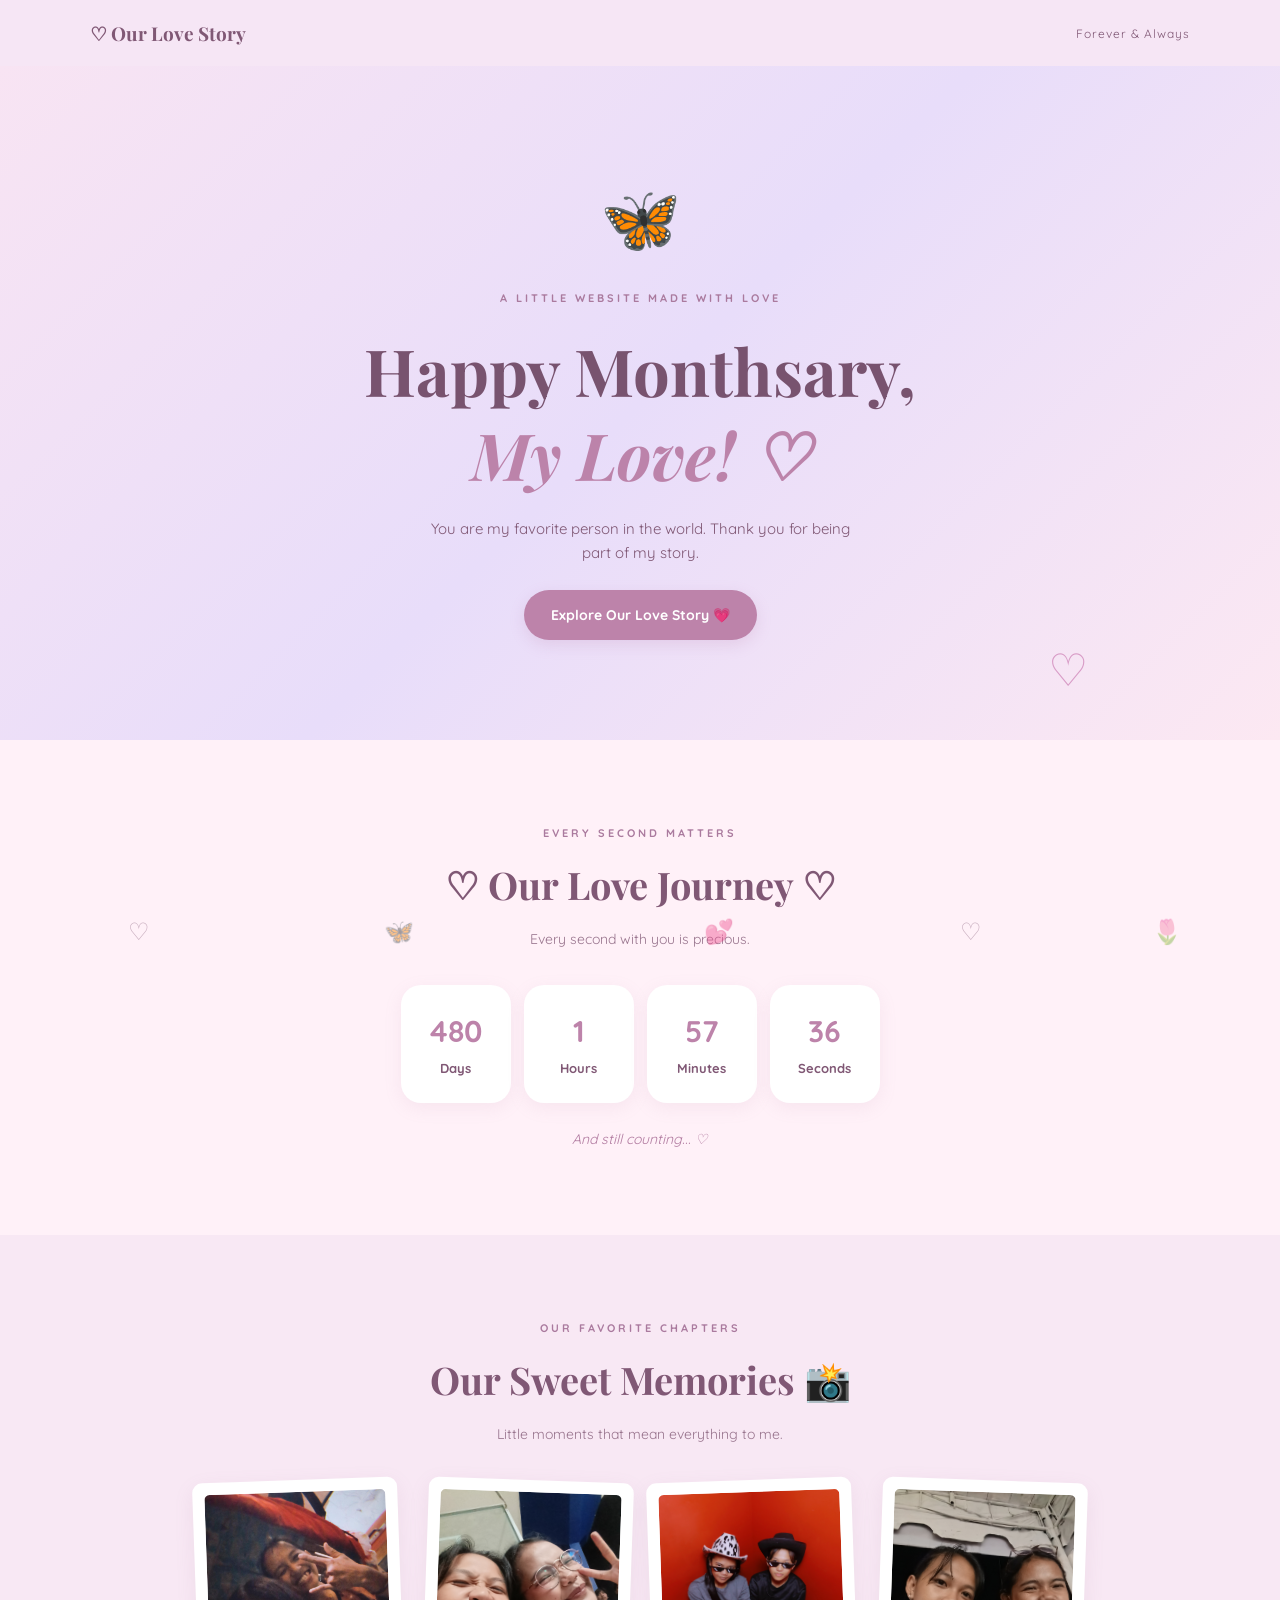
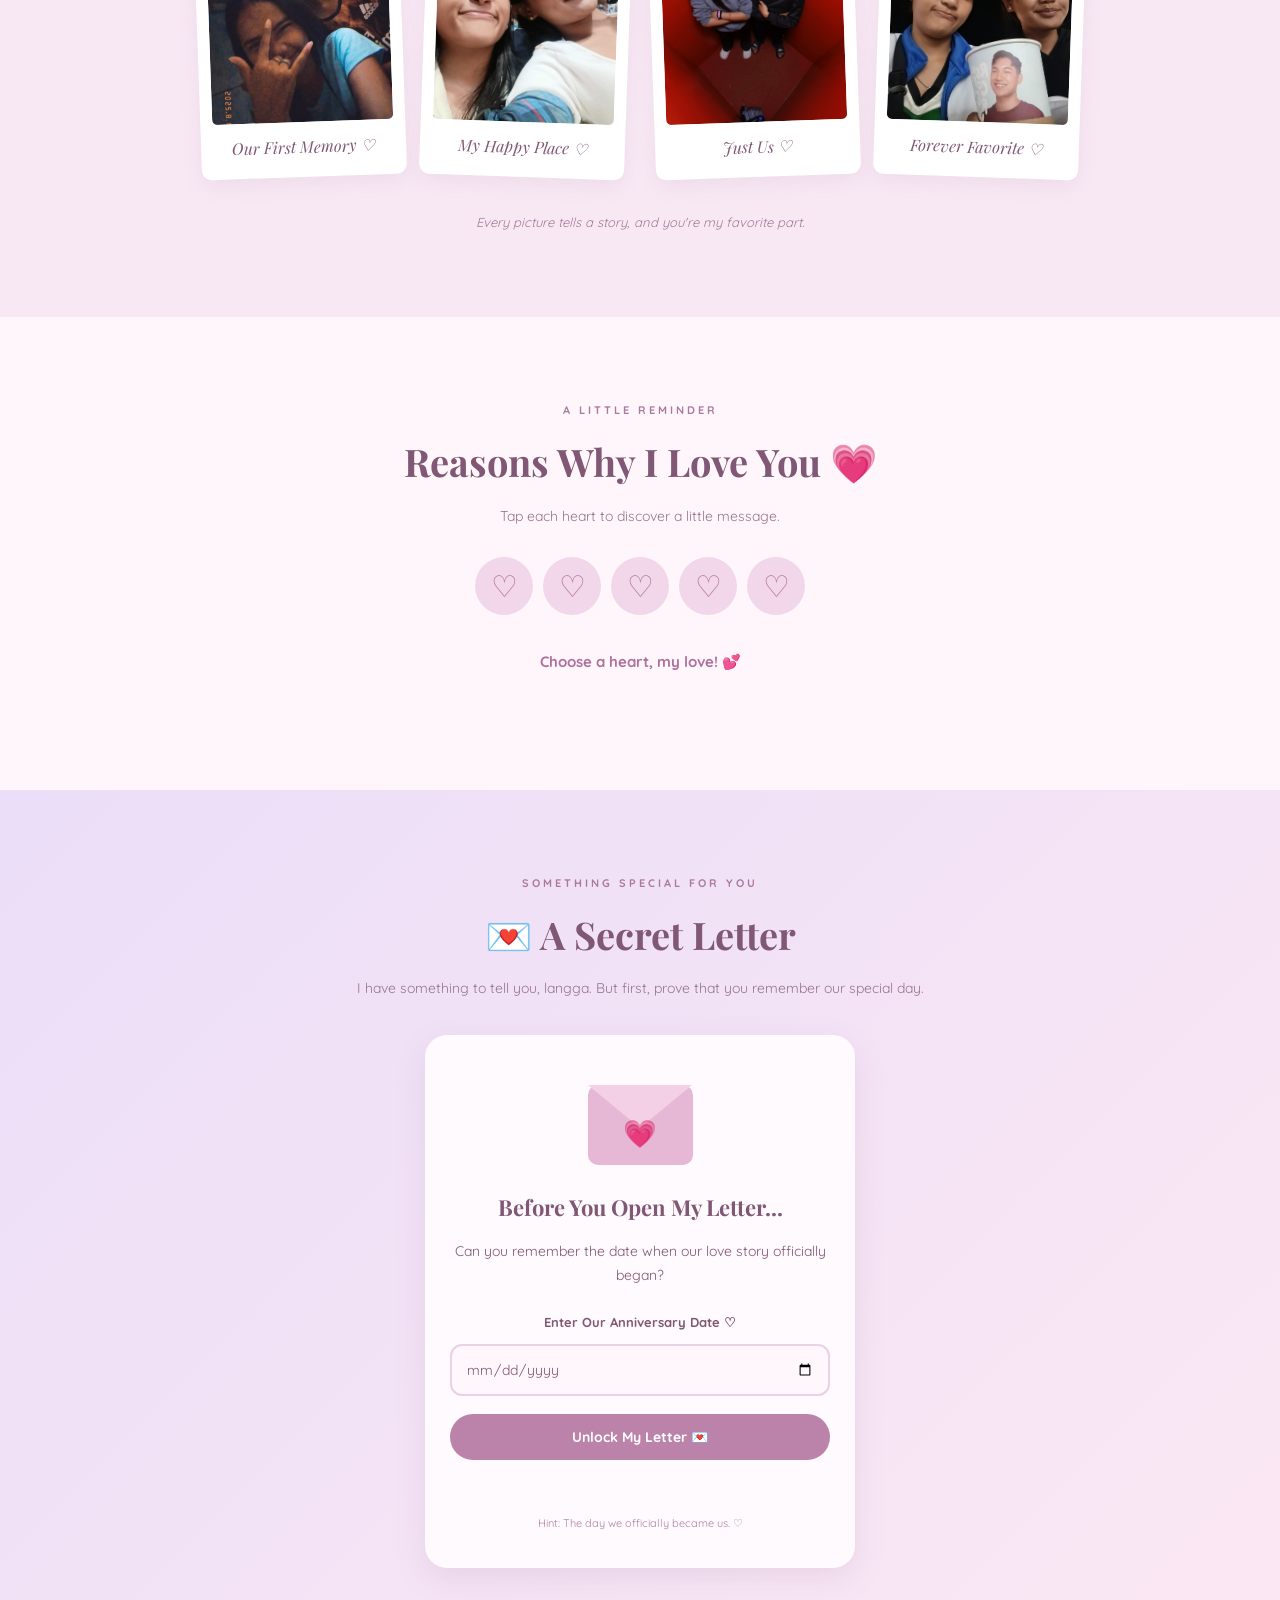
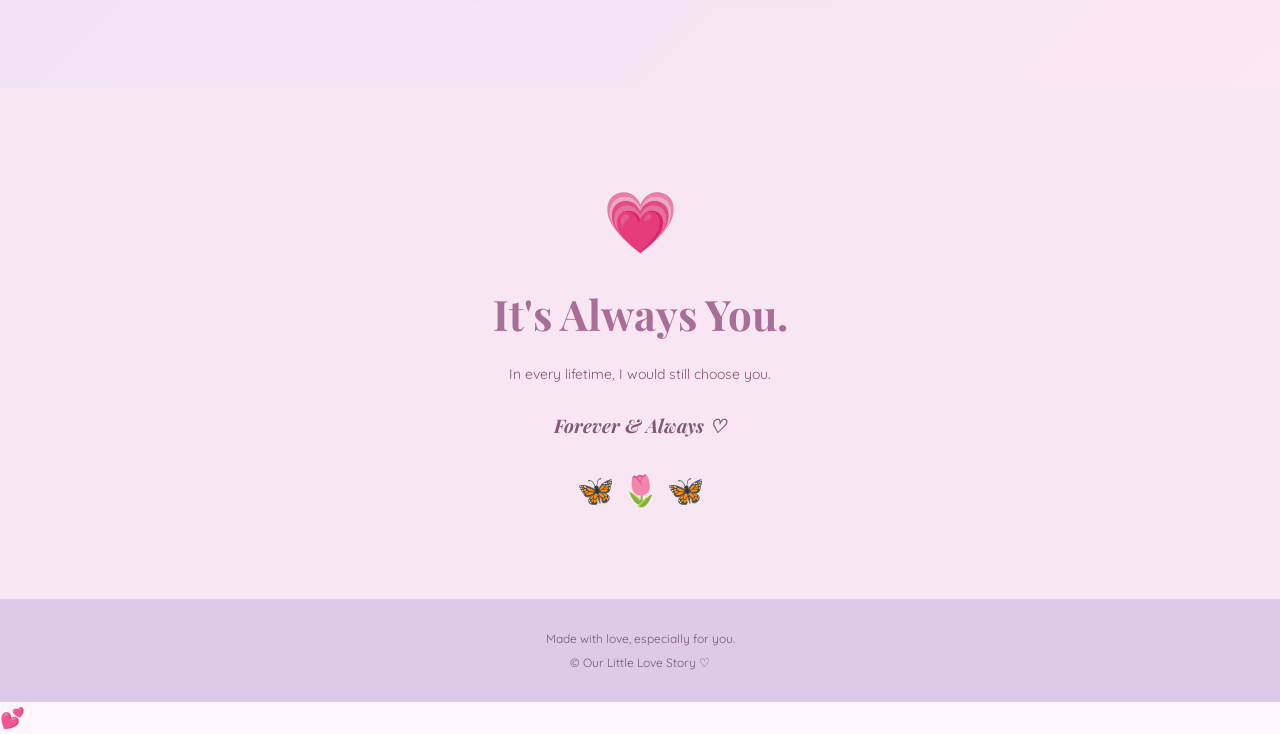
<file: index.html>
<!DOCTYPE html>
<html lang="en">
<head>
    <meta charset="UTF-8">
    <meta name="viewport" content="width=device-width, initial-scale=1.0">
    <meta name="theme-color" content="#f7e9f8">

    <title>Our Little Love Story ♡</title>

    <link rel="stylesheet" href="styles.css">
</head>

<body>

    <!-- Floating Decorations -->
    <div class="floating-decoration" aria-hidden="true">
        <span>♡</span>
        <span>🦋</span>
        <span>💕</span>
        <span>♡</span>
        <span>🌷</span>
    </div>

    <!-- Navigation -->
    <header class="navbar">
        <a href="#home" class="logo">♡ Our Love Story</a>
        <span>Forever & Always</span>
    </header>

    <!-- Welcome Section -->
    <section class="hero" id="home">

        <div class="butterfly">🦋</div>

        <p class="eyebrow">A LITTLE WEBSITE MADE WITH LOVE</p>

        <h1>
            Happy Monthsary,
            <span>My Love! ♡</span>
        </h1>

        <p class="hero-text">
            You are my favorite person in the world.
            Thank you for being part of my story.
        </p>

        <a href="#journey" class="main-button">
            Explore Our Love Story 💗
        </a>

        <div class="hero-decoration">♡</div>

    </section>

    <!-- Love Counter -->
    <section class="journey section" id="journey">

        <p class="section-label">EVERY SECOND MATTERS</p>

        <h2>♡ Our Love Journey ♡</h2>

        <p class="section-description">
            Every second with you is precious.
        </p>

        <div class="timer">

            <div class="time-box">
                <strong id="days">0</strong>
                <span>Days</span>
            </div>

            <div class="time-box">
                <strong id="hours">0</strong>
                <span>Hours</span>
            </div>

            <div class="time-box">
                <strong id="minutes">0</strong>
                <span>Minutes</span>
            </div>

            <div class="time-box">
                <strong id="seconds">0</strong>
                <span>Seconds</span>
            </div>

        </div>

        <p class="counter-caption">
            And still counting... ♡
        </p>

    </section>


<!-- Memories -->
<section class="memories section" id="memories">

    <p class="section-label">OUR FAVORITE CHAPTERS</p>

    <h2>Our Sweet Memories 📸</h2>

    <p class="section-description">
        Little moments that mean everything to me.
    </p>

    <div class="gallery">

        <!-- First Memory -->
        <div class="photo-card">
            <img
                src="https://malungayonjenyveb35.github.io/Jeny-and-precious/2.jpeg"
                alt="Our First Memory">
            <p>Our First Memory ♡</p>
        </div>

        <!-- Happy Moments -->
        <div class="photo-card">
            <img
                src="https://malungayonjenyveb35.github.io/Jeny-and-precious/happy.jpg"
                alt="Our Happy Moments">
            <p>My Happy Place ♡</p>
        </div>

        <!-- Special Moments -->
        <div class="photo-card">
            <img
                src="https://malungayonjenyveb35.github.io/Jeny-and-precious/1.jpg"
                alt="Our Special Moments">
            <p>Just Us ♡</p>
        </div>

        <!-- Favorite Picture -->
        <div class="photo-card">
            <img
                src="https://malungayonjenyveb35.github.io/Jeny-and-precious/fav.jpg"
                alt="Our Favorite Picture">
            <p>Forever Favorite ♡</p>
        </div>

    </div>

    <p class="photo-note">
        Every picture tells a story, and you're my favorite part.
    </p>

</section>


    <!-- Reasons -->
    <section class="reasons section">

        <p class="section-label">A LITTLE REMINDER</p>

        <h2>Reasons Why I Love You 💗</h2>

        <p class="section-description">
            Tap each heart to discover a little message.
        </p>

        <div class="heart-buttons">

            <button onclick="showReason(0)">♡</button>
            <button onclick="showReason(1)">♡</button>
            <button onclick="showReason(2)">♡</button>
            <button onclick="showReason(3)">♡</button>
            <button onclick="showReason(4)">♡</button>

        </div>

        <div class="reason-display" id="reasonText">
            Choose a heart, my love! 💕
        </div>

    </section>

    <!-- Secret Love Letter -->
    <section class="secret-letter section" id="letter">

        <p class="section-label">SOMETHING SPECIAL FOR YOU</p>

        <h2>💌 A Secret Letter</h2>

        <p class="section-description">
            I have something to tell you, langga.
            But first, prove that you remember our special day.
        </p>

        <!-- Locked Card -->
        <div class="lock-card" id="lockCard">

            <div class="envelope" id="envelope">
                <div class="envelope-heart">💗</div>
            </div>

            <h3>Before You Open My Letter...</h3>

            <p>
                Can you remember the date when
                our love story officially began?
            </p>

            <label for="dateAnswer">
                Enter Our Anniversary Date ♡
            </label>

            <input
                type="date"
                id="dateAnswer"
                autocomplete="off"
            >

            <button class="unlock-button" onclick="unlockLetter()">
                Unlock My Letter 💌
            </button>

            <p id="dateMessage" aria-live="polite"></p>

            <small>
                Hint: The day we officially became us. ♡
            </small>

        </div>

        <!-- Revealed Letter -->
        <article class="letter-content" id="loveLetter">

            <div class="letter-flower">🌷</div>

            <p class="letter-label">A LETTER FROM MY HEART</p>

            <h2>boom kilig♡</h2>

            <div class="letter-body">

                My dearest langga, ♡

                <br><br>

                Happy Monthsary, love! Another month has passed,
                and here we are, still choosing each other.
                I just want you to know how thankful I am nga
                naa ka sa akong life.

                <br><br>

                Kabalo ka, dili man siguro perfect atong
                relationship. We have our own differences,
                misunderstandings, and days nga dili ta
                magkasinabot. But despite all of that,
                I'm still grateful because I get to experience
                life with you.

                <br><br>

                Thank you for your patience, sa imong
                understanding, sa imong efforts, and even
                sa mga little things nga imong ginabuhat
                nga usahay wala nako ma-express kung
                unsa ko ka-thankful.

                <br><br>

                Pasensya na if there are times nga dili ko
                kabalo unsaon pag-express sa akong feelings,
                or if sometimes I fall short sa imong
                expectations. I'm still learning, growing,
                and trying to become a better partner for you.

                <br><br>

                Gusto nako nga kabalo ka nga dili lang
                sa happy days tika pilion. Even on difficult
                days, I want us to understand each other,
                choose each other, and work things out
                together.

                <br><br>

                I don't know exactly what the future holds
                for us, but I want to create more beautiful
                memories with you. More dates, more laughter,
                more pictures, more random conversations,
                and more monthsaries to celebrate.

                <br><br>

                Amping always, ha? Ayaw kalimot nga naa
                ra ko diri, always cheering for you and
                supporting you in everything you do.

                <br><br>

                Thank you for being my person, my happiness,
                and one of the sweetest parts of my life.

                <br><br>

                I love you, langga. And if I had to choose
                again, ikaw gihapon. Always ikaw. ♡

            </div>

            <div class="signature">
                <p>With all my love,</p>
                <h3>Jeny ♡</h3>
            </div>

            <div class="letter-bottom">🦋 ♡ 🌷</div>

        </article>

    </section>

    <!-- Final Message -->
    <section class="ending section">

        <div class="ending-heart">💗</div>

        <h2>It's Always You.</h2>

        <p>
                
            In every lifetime, I would still choose you.
        </p>

        <h3>Forever & Always ♡</h3>

        <div class="ending-decoration">🦋 🌷 🦋</div>

    </section>

    <footer>
        <p>Made with love, especially for you.</p>
        <p>© Our Little Love Story ♡</p>
    </footer>

    <script src="script.js"></script>

</body>
</html>
</file>
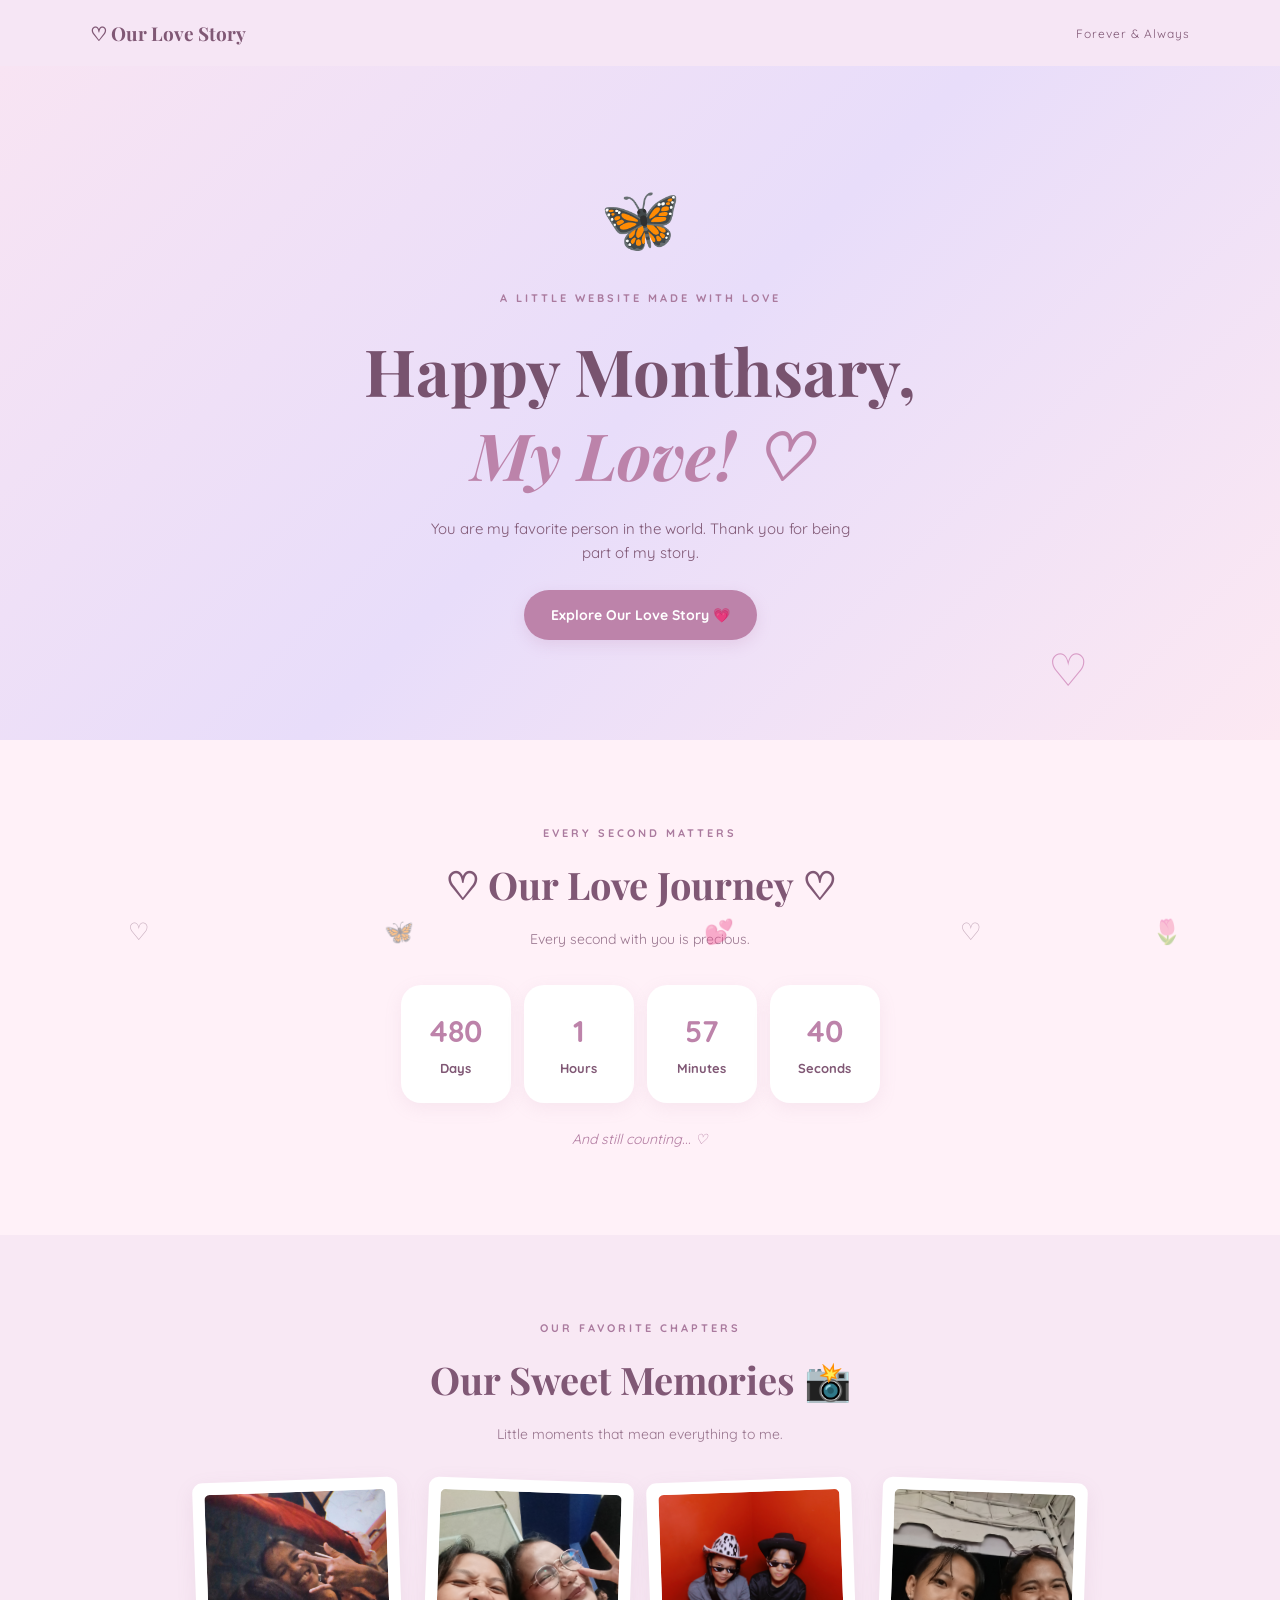
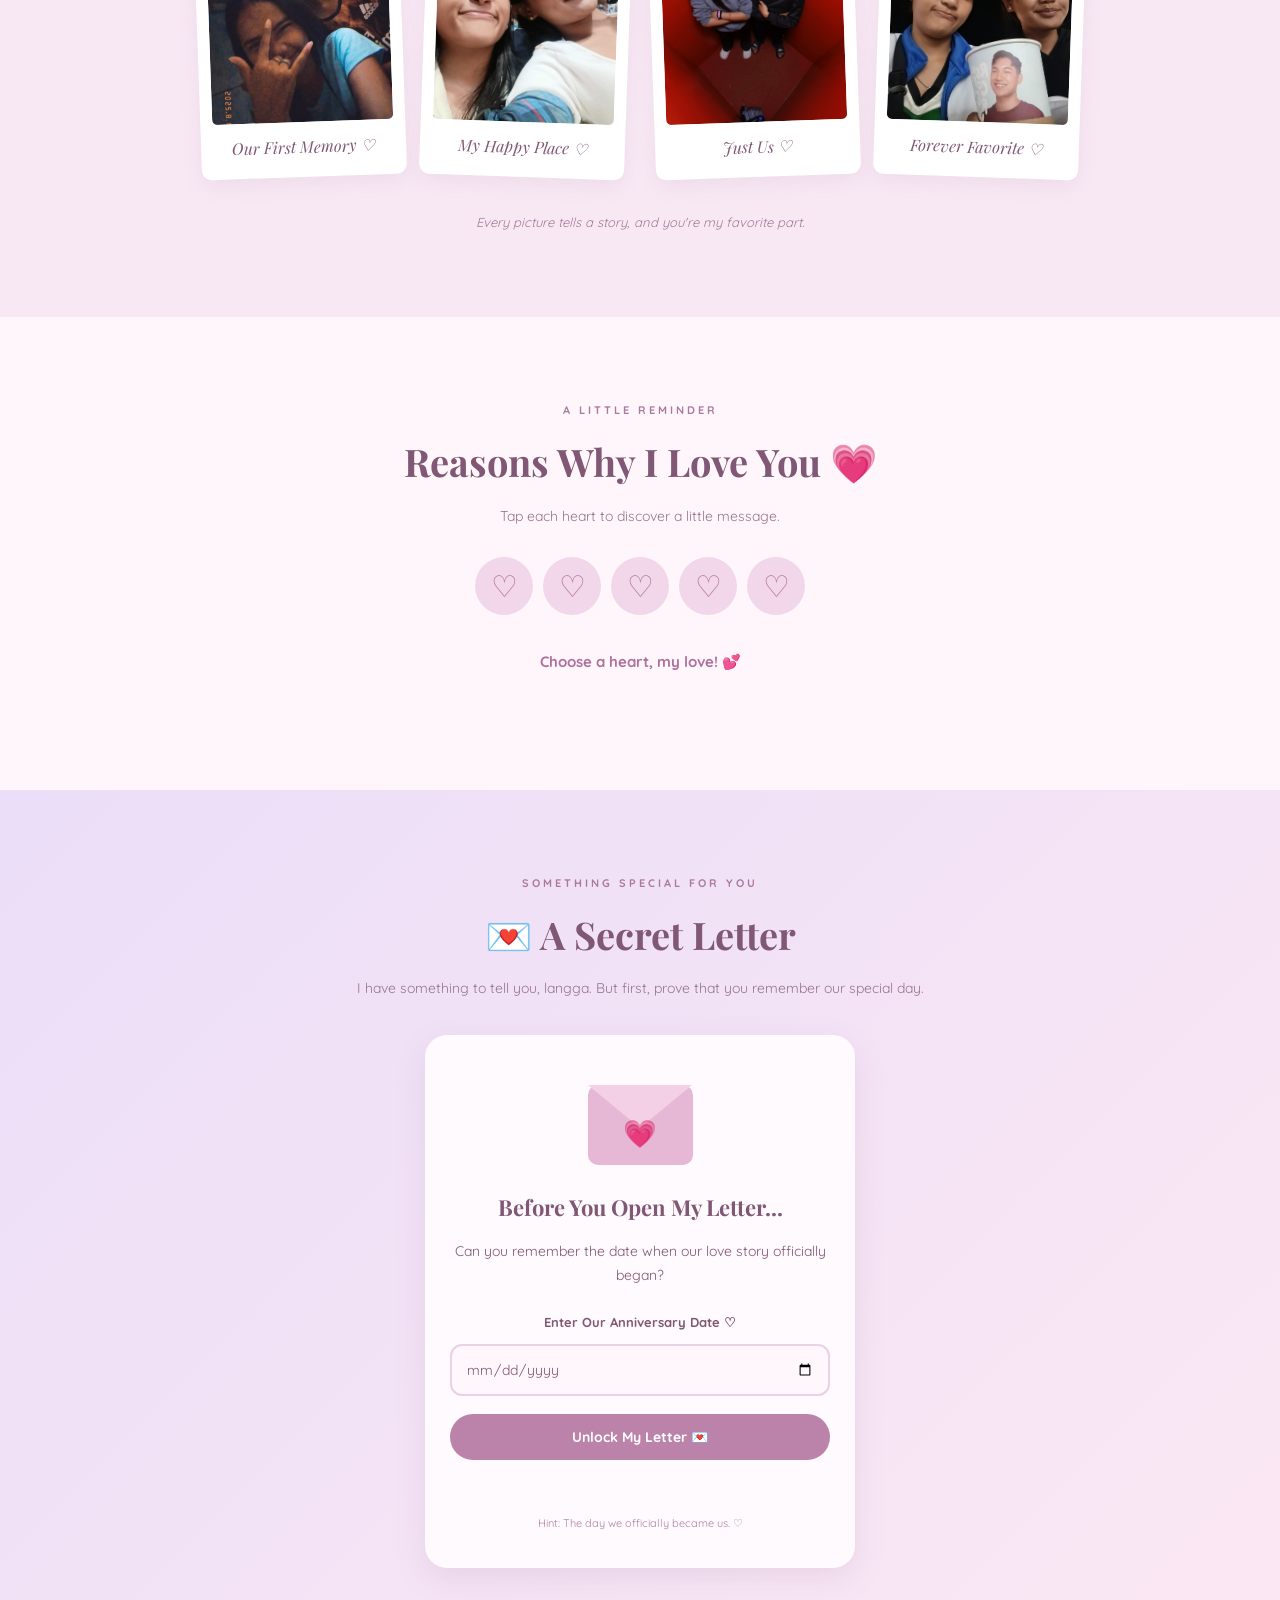
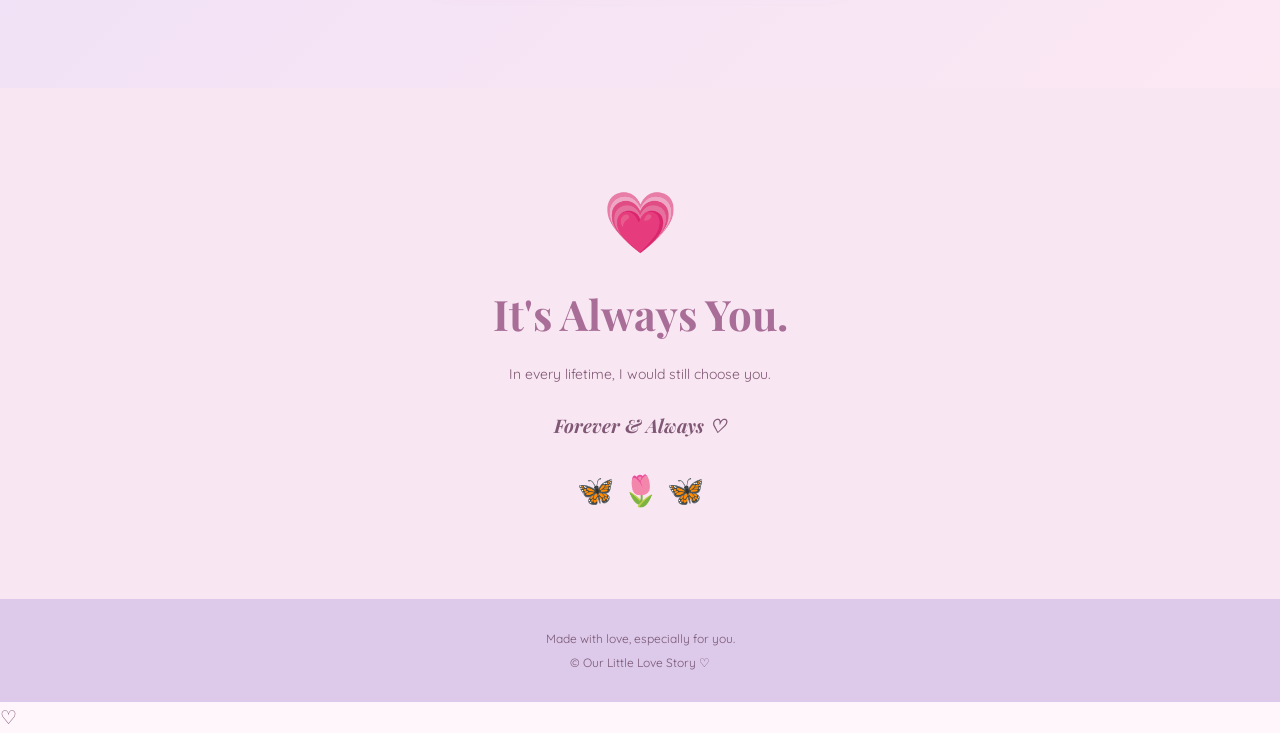
<file: external.html>
<!DOCTYPE html>
<html lang="en">
<head>
    <meta charset="UTF-8">
    <meta name="viewport" content="width=device-width, initial-scale=1.0">
    <meta name="theme-color" content="#f7e9f8">

    <title>Our Little Love Story ♡</title>

    <link rel="stylesheet" href="styles.css">
</head>

<body>

    <!-- Floating Decorations -->
    <div class="floating-decoration" aria-hidden="true">
        <span>♡</span>
        <span>🦋</span>
        <span>💕</span>
        <span>♡</span>
        <span>🌷</span>
    </div>

    <!-- Navigation -->
    <header class="navbar">
        <a href="#home" class="logo">♡ Our Love Story</a>
        <span>Forever & Always</span>
    </header>

    <!-- Welcome Section -->
    <section class="hero" id="home">

        <div class="butterfly">🦋</div>

        <p class="eyebrow">A LITTLE WEBSITE MADE WITH LOVE</p>

        <h1>
            Happy Monthsary,
            <span>My Love! ♡</span>
        </h1>

        <p class="hero-text">
            You are my favorite person in the world.
            Thank you for being part of my story.
        </p>

        <a href="#journey" class="main-button">
            Explore Our Love Story 💗
        </a>

        <div class="hero-decoration">♡</div>

    </section>

    <!-- Love Counter -->
    <section class="journey section" id="journey">

        <p class="section-label">EVERY SECOND MATTERS</p>

        <h2>♡ Our Love Journey ♡</h2>

        <p class="section-description">
            Every second with you is precious.
        </p>

        <div class="timer">

            <div class="time-box">
                <strong id="days">0</strong>
                <span>Days</span>
            </div>

            <div class="time-box">
                <strong id="hours">0</strong>
                <span>Hours</span>
            </div>

            <div class="time-box">
                <strong id="minutes">0</strong>
                <span>Minutes</span>
            </div>

            <div class="time-box">
                <strong id="seconds">0</strong>
                <span>Seconds</span>
            </div>

        </div>

        <p class="counter-caption">
            And still counting... ♡
        </p>

    </section>

    <!-- Memories -->
    <section class="memories section" id="memories">

        <p class="section-label">OUR FAVORITE CHAPTERS</p>

        <h2>Our Sweet Memories 📸</h2>

        <p class="section-description">
            Little moments that mean everything to me.
        </p>

        <div class="gallery">

            <div class="photo-card">
                <img src="/2.jpeg" alt="Our first memory">
                <p>Our First Memory ♡</p>
            </div>

            <div class="photo-card">
                <img src="/happy.jpg" alt="Our happy moments">
                <p>My Happy Place ♡</p>
            </div>

            <div class="photo-card">
                <img src="/1.jpg" alt="Our special moments">
                <p>Just Us ♡</p>
            </div>

            <div class="photo-card">
                <img src="/fav.jpg" alt="Our favorite picture">
                <p>Forever Favorite ♡</p>
            </div>

        </div>

        <p class="photo-note">
            Every picture tells a story, and you're my favorite part.
        </p>

    </section>

    <!-- Reasons -->
    <section class="reasons section">

        <p class="section-label">A LITTLE REMINDER</p>

        <h2>Reasons Why I Love You 💗</h2>

        <p class="section-description">
            Tap each heart to discover a little message.
        </p>

        <div class="heart-buttons">

            <button onclick="showReason(0)">♡</button>
            <button onclick="showReason(1)">♡</button>
            <button onclick="showReason(2)">♡</button>
            <button onclick="showReason(3)">♡</button>
            <button onclick="showReason(4)">♡</button>

        </div>

        <div class="reason-display" id="reasonText">
            Choose a heart, my love! 💕
        </div>

    </section>

    <!-- Secret Love Letter -->
    <section class="secret-letter section" id="letter">

        <p class="section-label">SOMETHING SPECIAL FOR YOU</p>

        <h2>💌 A Secret Letter</h2>

        <p class="section-description">
            I have something to tell you, langga.
            But first, prove that you remember our special day.
        </p>

        <!-- Locked Card -->
        <div class="lock-card" id="lockCard">

            <div class="envelope" id="envelope">
                <div class="envelope-heart">💗</div>
            </div>

            <h3>Before You Open My Letter...</h3>

            <p>
                Can you remember the date when
                our love story officially began?
            </p>

            <label for="dateAnswer">
                Enter Our Anniversary Date ♡
            </label>

            <input
                type="date"
                id="dateAnswer"
                autocomplete="off"
            >

            <button class="unlock-button" onclick="unlockLetter()">
                Unlock My Letter 💌
            </button>

            <p id="dateMessage" aria-live="polite"></p>

            <small>
                Hint: The day we officially became us. ♡
            </small>

        </div>

        <!-- Revealed Letter -->
        <article class="letter-content" id="loveLetter">

            <div class="letter-flower">🌷</div>

            <p class="letter-label">A LETTER FROM MY HEART</p>

            <h2>boom kilig♡</h2>

            <div class="letter-body">

                My dearest langga, ♡

                <br><br>

                Happy Monthsary, love! Another month has passed,
                and here we are, still choosing each other.
                I just want you to know how thankful I am nga
                naa ka sa akong life.

                <br><br>

                Kabalo ka, dili man siguro perfect atong
                relationship. We have our own differences,
                misunderstandings, and days nga dili ta
                magkasinabot. But despite all of that,
                I'm still grateful because I get to experience
                life with you.

                <br><br>

                Thank you for your patience, sa imong
                understanding, sa imong efforts, and even
                sa mga little things nga imong ginabuhat
                nga usahay wala nako ma-express kung
                unsa ko ka-thankful.

                <br><br>

                Pasensya na if there are times nga dili ko
                kabalo unsaon pag-express sa akong feelings,
                or if sometimes I fall short sa imong
                expectations. I'm still learning, growing,
                and trying to become a better partner for you.

                <br><br>

                Gusto nako nga kabalo ka nga dili lang
                sa happy days tika pilion. Even on difficult
                days, I want us to understand each other,
                choose each other, and work things out
                together.

                <br><br>

                I don't know exactly what the future holds
                for us, but I want to create more beautiful
                memories with you. More dates, more laughter,
                more pictures, more random conversations,
                and more monthsaries to celebrate.

                <br><br>

                Amping always, ha? Ayaw kalimot nga naa
                ra ko diri, always cheering for you and
                supporting you in everything you do.

                <br><br>

                Thank you for being my person, my happiness,
                and one of the sweetest parts of my life.

                <br><br>

                I love you, langga. And if I had to choose
                again, ikaw gihapon. Always ikaw. ♡

            </div>

            <div class="signature">
                <p>With all my love,</p>
                <h3>Jeny ♡</h3>
            </div>

            <div class="letter-bottom">🦋 ♡ 🌷</div>

        </article>

    </section>

    <!-- Final Message -->
    <section class="ending section">

        <div class="ending-heart">💗</div>

        <h2>It's Always You.</h2>

        <p>
            
            In every lifetime, I would still choose you.
        </p>

        <h3>Forever & Always ♡</h3>

        <div class="ending-decoration">🦋 🌷 🦋</div>

    </section>

    <footer>
        <p>Made with love, especially for you.</p>
        <p>© Our Little Love Story ♡</p>
    </footer>

    <script src="script.js"></script>

</body>
</html>
</file>
<file: styles.css>
@import url('https://fonts.googleapis.com/css2?family=Quicksand:wght@400;500;600;700&family=Playfair+Display:ital,wght@0,500;0,600;1,500&display=swap');

/* GENERAL SETTINGS */

* {
    margin: 0;
    padding: 0;
    box-sizing: border-box;
}

html {
    scroll-behavior: smooth;
}

body {
    font-family: 'Quicksand', sans-serif;
    background: #fff6fb;
    color: #805875;
    overflow-x: hidden;
    line-height: 1.6;
}

button, input {
    font-family: inherit;
}

button {
    cursor: pointer;
}

/* FLOATING DECORATIONS */

.floating-decoration span {
    position: fixed;
    bottom: -50px;
    z-index: 5;
    pointer-events: none;
    animation: floatUp 12s linear infinite;
    opacity: 0.45;
    font-size: 24px;
}

.floating-decoration span:nth-child(1) {
    left: 10%;
    animation-delay: 0s;
}

.floating-decoration span:nth-child(2) {
    left: 30%;
    animation-delay: 3s;
}

.floating-decoration span:nth-child(3) {
    left: 55%;
    animation-delay: 6s;
}

.floating-decoration span:nth-child(4) {
    left: 75%;
    animation-delay: 2s;
}

.floating-decoration span:nth-child(5) {
    left: 90%;
    animation-delay: 8s;
}

@keyframes floatUp {
    0% {
        transform: translateY(0) rotate(0);
        opacity: 0;
    }
    20% {
        opacity: 0.5;
    }
    100% {
        transform: translateY(-120vh) rotate(360deg);
        opacity: 0;
    }
}

/* NAVIGATION */

.navbar {
    padding: 18px 7%;
    background: #f6e6f5;
    display: flex;
    align-items: center;
    justify-content: space-between;
}

.logo {
    color: #805875;
    text-decoration: none;
    font-family: 'Playfair Display', serif;
    font-size: 19px;
    font-weight: bold;
}

.navbar span {
    font-size: 12px;
    letter-spacing: 1px;
}

/* HERO */

.hero {
    min-height: 590px;
    padding: 100px 20px;
    background: linear-gradient(
        135deg,
        #f8e4f3,
        #e8ddfa,
        #fce8f2
    );
    display: flex;
    flex-direction: column;
    align-items: center;
    justify-content: center;
    text-align: center;
    position: relative;
}

.butterfly {
    font-size: 65px;
    animation: butterflyFloat 3s ease-in-out infinite;
}

@keyframes butterflyFloat {
    50% {
        transform: translateY(-15px) rotate(8deg);
    }
}

.eyebrow,
.section-label {
    font-size: 11px;
    letter-spacing: 3px;
    font-weight: bold;
    color: #aa7a9e;
}

.eyebrow {
    margin: 20px 0;
}

.hero h1 {
    font-family: 'Playfair Display', serif;
    font-size: clamp(37px, 8vw, 65px);
    line-height: 1.3;
    color: #78536f;
}

.hero h1 span {
    display: block;
    font-style: italic;
    color: #bc83aa;
}

.hero-text {
    max-width: 420px;
    margin: 20px 0 25px;
    font-size: 15px;
}

.main-button {
    text-decoration: none;
    background: #bd83aa;
    color: white;
    padding: 14px 27px;
    border-radius: 40px;
    font-size: 14px;
    font-weight: bold;
    box-shadow: 0 5px 15px #b77da833;
    transition: 0.3s;
}

.main-button:hover {
    background: #a76c96;
    transform: translateY(-4px);
}

.hero-decoration {
    position: absolute;
    bottom: 35px;
    right: 15%;
    font-size: 45px;
    color: #d89bc6;
}

/* GENERAL SECTIONS */

.section {
    padding: 85px 20px;
    text-align: center;
}

.section h2 {
    font-family: 'Playfair Display', serif;
    font-size: clamp(27px, 5vw, 38px);
    margin: 12px 0;
}

.section-description {
    font-size: 14px;
    margin-top: 10px;
    color: #99758e;
}

/* LOVE COUNTER */

.journey {
    background: #fff1f8;
}

.timer {
    display: flex;
    justify-content: center;
    flex-wrap: wrap;
    gap: 13px;
    margin-top: 35px;
}

.time-box {
    background: #ffffff;
    width: 110px;
    padding: 22px 10px;
    border-radius: 20px;
    box-shadow: 0 5px 18px #b68aa51c;
}

.time-box strong {
    display: block;
    color: #bd83aa;
    font-size: 30px;
    font-weight: bold;
}

.time-box span {
    font-size: 13px;
    font-weight: bold;
}

.counter-caption {
    margin-top: 25px;
    color: #b17ba0;
    font-style: italic;
    font-size: 14px;
}

/* MEMORIES */

.memories {
    background: #f8e8f4;
}

.gallery {
    display: flex;
    flex-wrap: wrap;
    justify-content: center;
    gap: 22px;
    margin: 35px auto;
    max-width: 950px;
}

.photo-card {
    width: 205px;
    padding: 12px;
    background: white;
    border-radius: 10px;
    box-shadow: 0 6px 20px #9d78931c;
    transition: 0.3s;
}

.photo-card:nth-child(odd) {
    transform: rotate(-2deg);
}

.photo-card:nth-child(even) {
    transform: rotate(2deg);
}

.photo-card:hover {
    transform: translateY(-8px) rotate(0);
}

.photo-card img {
    display: block;
    width: 100%;
    height: 230px;
    object-fit: cover;
    border-radius: 5px;
}

.photo-card p {
    padding: 12px 2px 5px;
    font-family: 'Playfair Display', serif;
    font-style: italic;
}

.photo-note {
    font-size: 13px;
    font-style: italic;
    color: #a47a99;
}

/* REASONS */

.reasons {
    background: #fff6fb;
}

.heart-buttons {
    display: flex;
    justify-content: center;
    flex-wrap: wrap;
    gap: 10px;
    margin: 30px 0 20px;
}

.heart-buttons button {
    width: 58px;
    height: 58px;
    font-size: 30px;
    border: none;
    border-radius: 50%;
    background: #f1d7e9;
    color: #b779a5;
    transition: 0.3s;
}

.heart-buttons button:hover {
    transform: scale(1.15);
    background: #e9bfda;
}

.reason-display {
    min-height: 55px;
    max-width: 450px;
    margin: 15px auto;
    padding: 15px;
    color: #ad719c;
    font-weight: bold;
    font-size: 15px;
}

/* SECRET LETTER */

.secret-letter {
    background: linear-gradient(
        135deg,
        #ebdef8,
        #fce8f3
    );
}

.lock-card {
    max-width: 430px;
    margin: 35px auto;
    padding: 35px 25px;
    background: #fffafd;
    border-radius: 22px;
    box-shadow: 0 10px 30px #99719b26;
}

.envelope {
    width: 105px;
    height: 80px;
    background: #e7b8d6;
    border-radius: 10px;
    margin: 15px auto 25px;
    display: flex;
    justify-content: center;
    align-items: center;
    position: relative;
    animation: envelopeFloat 2.5s infinite ease-in-out;
}

.envelope::before {
    content: "";
    position: absolute;
    top: 0;
    left: 0;
    border-left: 52px solid transparent;
    border-right: 52px solid transparent;
    border-top: 43px solid #f3d0e5;
}

.envelope-heart {
    position: relative;
    z-index: 1;
    margin-top: 17px;
    font-size: 27px;
}

@keyframes envelopeFloat {
    50% {
        transform: translateY(-8px);
    }
}

.lock-card h3 {
    font-family: 'Playfair Display', serif;
    margin-bottom: 12px;
    font-size: 22px;
}

.lock-card p {
    font-size: 14px;
    line-height: 1.7;
    margin: 15px 0;
}

.lock-card label {
    display: block;
    margin-top: 24px;
    font-size: 13px;
    font-weight: bold;
}

.lock-card input {
    display: block;
    width: 100%;
    padding: 14px;
    margin-top: 12px;
    border: 2px solid #ead1e5;
    border-radius: 12px;
    background: #fff7fc;
    color: #805875;
    font-size: 14px;
}

.unlock-button {
    width: 100%;
    margin-top: 18px;
    padding: 14px;
    background: #bc83aa;
    color: white;
    border: none;
    border-radius: 30px;
    font-weight: bold;
    font-size: 14px;
}

.unlock-button:hover {
    background: #a76c96;
}

#dateMessage {
    min-height: 25px;
    font-size: 13px;
    color: #c05b8c;
    font-weight: bold;
}

.lock-card small {
    display: block;
    margin-top: 15px;
    font-size: 11px;
    color: #ae82a5;
}

/* REVEALED LETTER */

.letter-content {
    display: none;
    max-width: 570px;
    margin: 35px auto;
    padding: 40px 30px;
    background: #fffafd;
    border: 1px solid #f0d8e9;
    border-radius: 20px;
    box-shadow: 0 10px 35px #9b78a522;
    text-align: left;
    animation: revealLetter 1.2s ease;
}

@keyframes revealLetter {
    from {
        opacity: 0;
        transform: translateY(35px) scale(0.97);
    }
    to {
        opacity: 1;
        transform: translateY(0) scale(1);
    }
}

.letter-flower {
    text-align: center;
    font-size: 48px;
}

.letter-label {
    text-align: center;
    color: #b17ba0;
    letter-spacing: 2px;
    font-size: 10px;
    margin: 15px 0;
}

.letter-content h2 {
    text-align: center;
    color: #a76c96;
    font-family: 'Playfair Display', serif;
    margin-bottom: 28px;
    font-size: 26px;
}

.letter-body {
    font-size: 14px;
    line-height: 2;
    color: #785c73;
}

.signature {
    text-align: right;
    margin-top: 30px;
    color: #9e7194;
}

.signature h3 {
    font-family: 'Playfair Display', serif;
    font-style: italic;
}

.letter-bottom {
    text-align: center;
    margin-top: 35px;
    font-size: 28px;
}

/* FINAL MESSAGE */

.ending {
    background: #f8e6f2;
}

.ending-heart {
    font-size: 60px;
    animation: heartBeat 1.5s infinite;
}

@keyframes heartBeat {
    50% {
        transform: scale(1.2);
    }
}

.ending h2 {
    font-family: 'Playfair Display', serif;
    font-size: 42px;
    color: #a96e98;
}

.ending p {
    max-width: 450px;
    margin: 15px auto;
    font-size: 14px;
}

.ending h3 {
    font-family: 'Playfair Display', serif;
    margin-top: 25px;
    font-style: italic;
}

.ending-decoration {
    margin-top: 25px;
    font-size: 30px;
}

/* FOOTER */

footer {
    background: #ddc9e9;
    padding: 30px 15px;
    text-align: center;
    color: #785875;
    font-size: 12px;
}

footer p + p {
    margin-top: 5px;
}

/* MOBILE RESPONSIVENESS */

@media (max-width: 600px) {

    .navbar {
        padding: 15px;
    }

    .logo {
        font-size: 16px;
    }

    .navbar span {
        font-size: 10px;
    }

    .hero {
        min-height: 520px;
        padding: 75px 20px;
    }

    .hero h1 {
        font-size: 39px;
    }

    .section {
        padding: 70px 15px;
    }

    .time-box {
        width: 22%;
        min-width: 70px;
        padding: 18px 5px;
    }

    .time-box strong {
        font-size: 25px;
    }

    .time-box span {
        font-size: 11px;
    }

    .photo-card {
        width: 43%;
        max-width: 205px;
    }

    .photo-card img {
        height: 190px;
    }

    .lock-card {
        padding: 30px 18px;
    }

    .letter-content {
        padding: 30px 22px;
    }

    .letter-body {
        font-size: 13px;
    }

    .ending h2 {
        font-size: 35px;
    }
}
</file>
